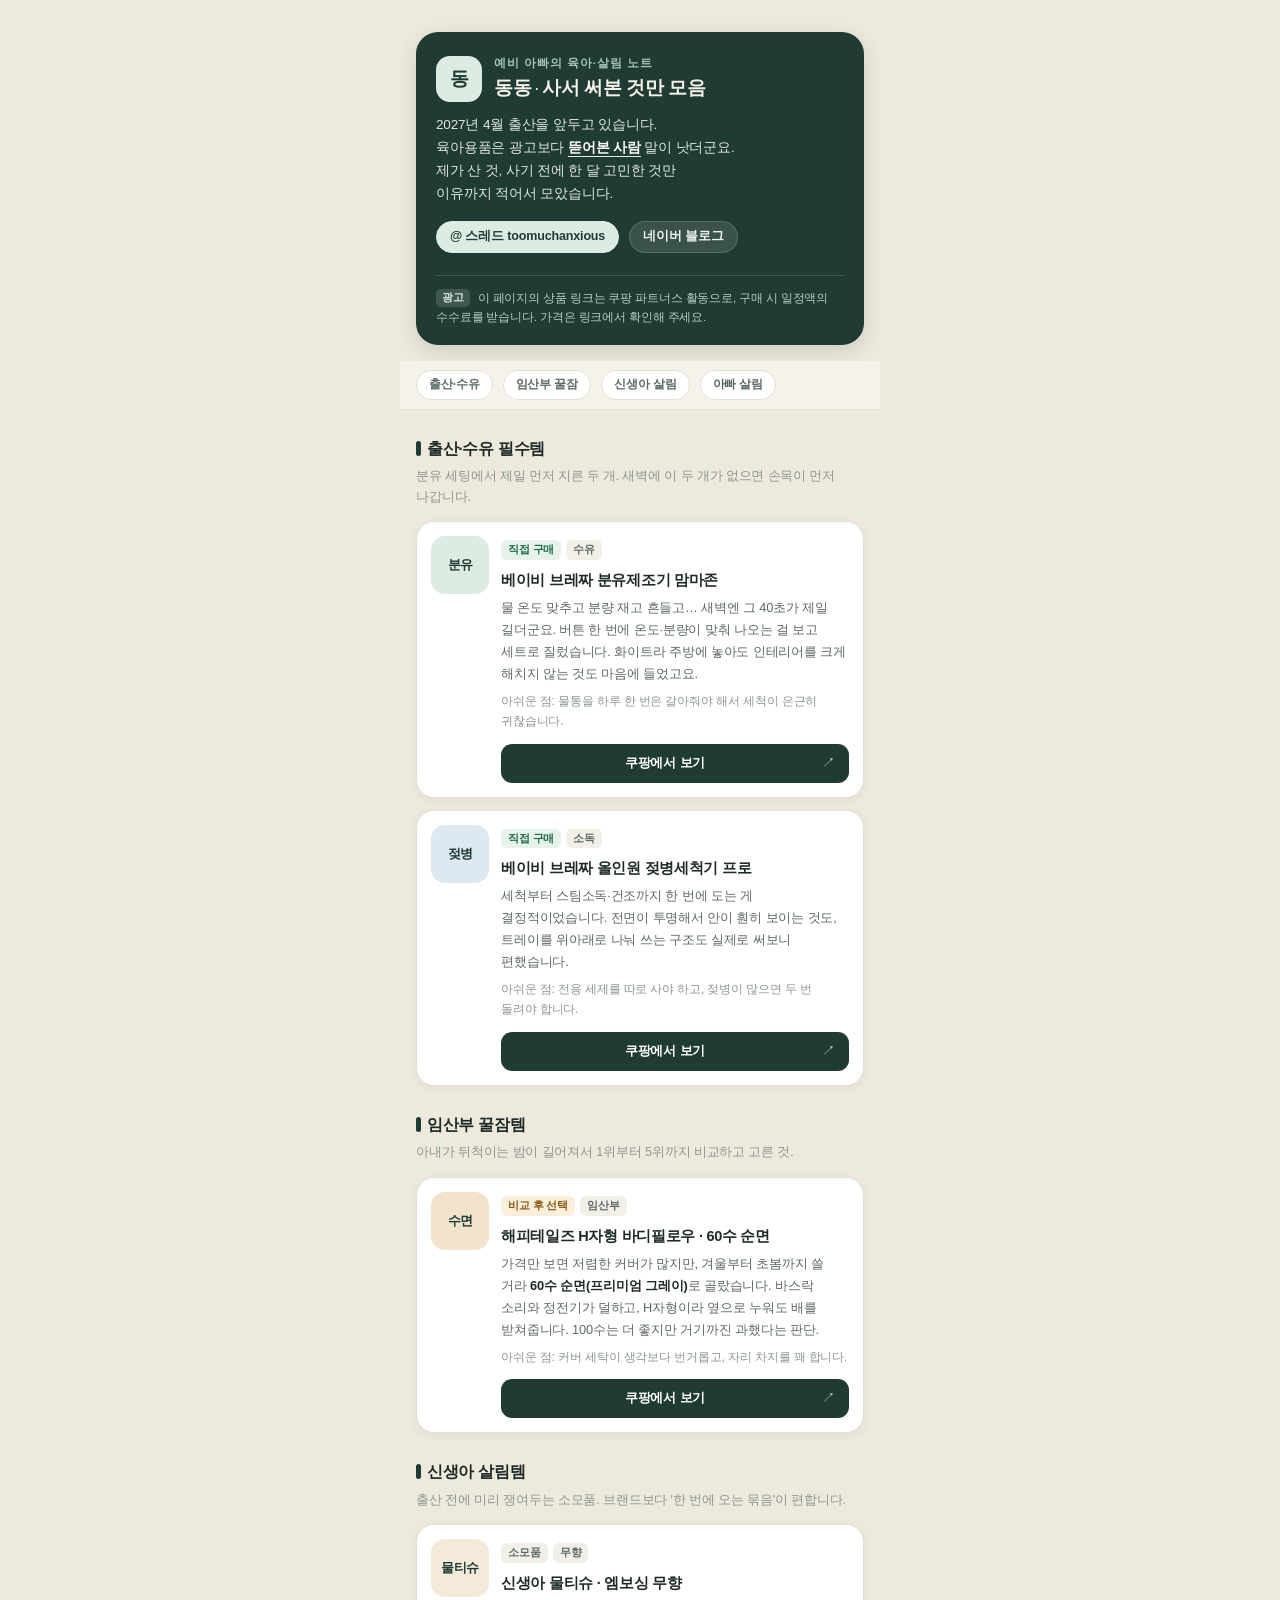
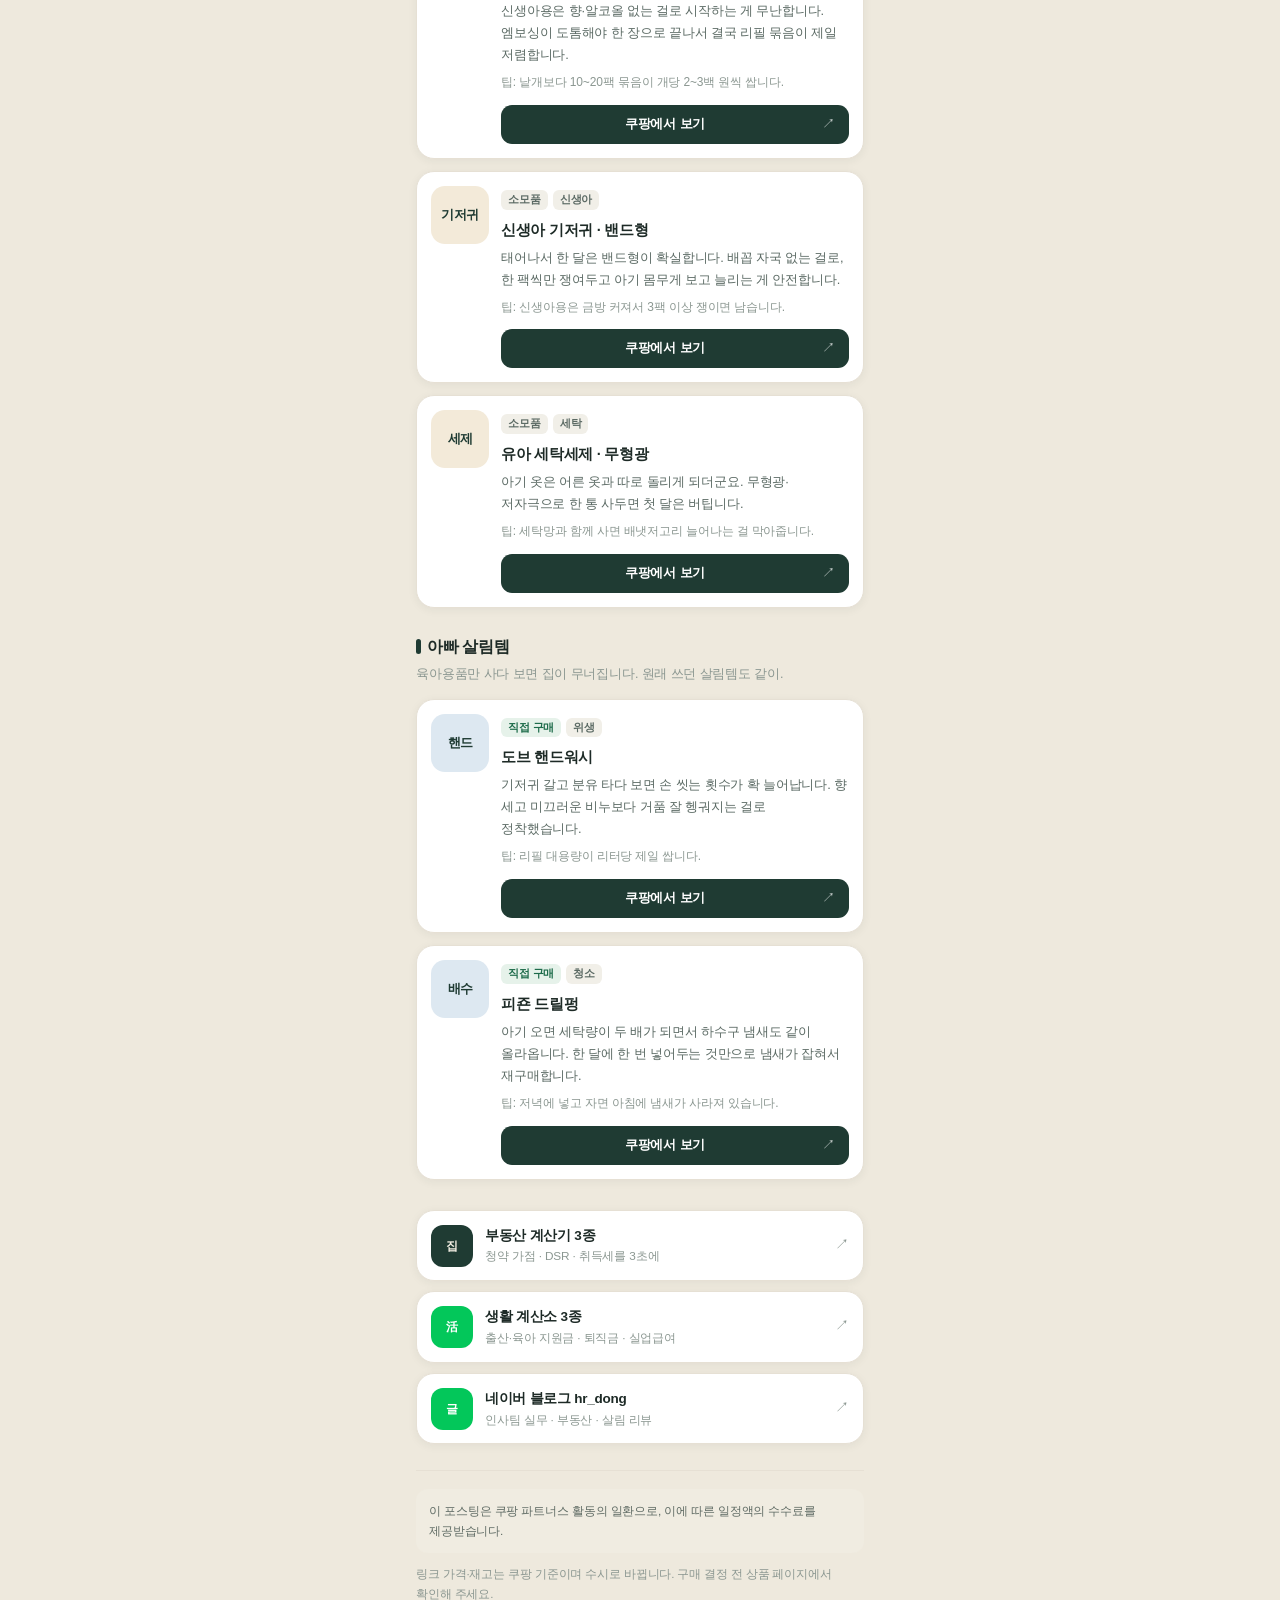
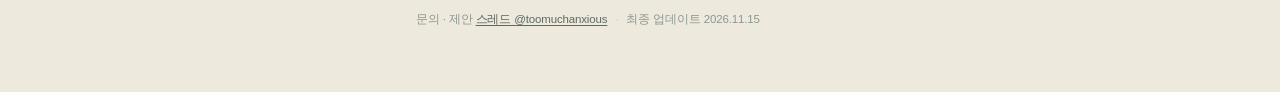
<file: links/index.html>
<!DOCTYPE html>
<html lang="ko">
<head>
<meta charset="utf-8">
<meta name="viewport" content="width=device-width, initial-scale=1, viewport-fit=cover">
<title>동동 · 예비 아빠의 육아·살림템 링크 모음</title>
<meta name="description" content="2027년 4월 출산을 앞둔 예비 아빠가 직접 사보고 고른 육아·살림템 링크 모음. 분유제조기, 젖병세척기, 임산부 바디필로우, 신생아 살림템까지 한 페이지에.">
<meta name="theme-color" content="#f6f3ec">
<meta property="og:type" content="website">
<meta property="og:title" content="동동 · 예비 아빠의 육아·살림템 링크 모음">
<meta property="og:description" content="직접 사서 써본 것 + 출산 전 진짜 고민해서 고른 것만 모은 육아·살림 링크 모음">
<link rel="icon" href="data:image/svg+xml,%3Csvg xmlns='http://www.w3.org/2000/svg' viewBox='0 0 64 64'%3E%3Crect width='64' height='64' rx='16' fill='%231f3b33'/%3E%3Ctext x='32' y='43' font-size='30' text-anchor='middle' fill='%23f6f3ec' font-family='sans-serif'%3E%EB%8F%99%3C/text%3E%3C/svg%3E">
<link rel="stylesheet" href="styles.css">
</head>
<body>

<!-- =====================================================================
     쿠팡 파트너스 단축링크 설정 (여기만 바꾸면 됩니다)
     · partners.coupang.com 에서 상품 검색 → [링크 생성] → 단축 URL 복사
     · 아래 "" 안에 https://link.coupang.com/... 주소를 붙여 넣으면
       해당 버튼이 바로 '쿠팡에서 보기'로 활성화됩니다.
     · links.json 이 같은 폴더에 있으면 그 값이 우선 적용됩니다(웹에 올렸을 때).
     ===================================================================== -->
<script>
window.LINKTREE = {
  updated: "2026-11-15",
  links: {
    babybrezza_formula:    "https://link.coupang.com/a/iGyq9ZPMYe",  /* 베이비 브레짜 분유제조기 맘마존 */
    babybrezza_sterilizer: "https://link.coupang.com/a/iGyt4Pq2MK",  /* 베이비 브레짜 올인원 젖병세척기 프로 */
    happytales_bodypillow: "https://link.coupang.com/a/iGyw0KziIS",  /* 해피테일즈 H자형 바디필로우 60수 순면 */
    baby_wipes:            "https://link.coupang.com/a/iGyzLHo6W4",  /* 신생아 물티슈 (엠보싱·무향) */
    diaper_band:           "https://link.coupang.com/a/iGyDVHdWTc",  /* 신생아 기저귀 밴드형 */
    baby_laundry:          "https://link.coupang.com/a/iGyHIXQM4y",  /* 유아 세탁세제 */
    dove_handwash:         "https://link.coupang.com/a/iGyKFGHnps",  /* 도브 핸드워시 */
    pigeon_drain:          "https://link.coupang.com/a/iGyNUCM9Nk"   /* 피죤 드릴펑 */
  }
};
</script>

<main class="wrap">

  <header class="hero">
    <div class="hero-top">
      <div class="avatar" aria-hidden="true">동</div>
      <div>
        <p class="eyebrow">예비 아빠의 육아·살림 노트</p>
        <h1>동동<span class="dot">·</span>사서 써본 것만 모음</h1>
      </div>
    </div>
    <p class="bio">
      2027년 4월 출산을 앞두고 있습니다.<br>
      육아용품은 광고보다 <strong>뜯어본 사람</strong> 말이 낫더군요.<br>
      제가 산 것, 사기 전에 한 달 고민한 것만<br>
      이유까지 적어서 모았습니다.
    </p>
    <div class="hero-links">
      <a class="chip chip-dark" href="https://www.threads.net/@toomuchanxious" target="_blank" rel="noopener">
        <span aria-hidden="true">@</span> 스레드 toomuchanxious
      </a>
      <a class="chip" href="https://blog.naver.com/hr_dong" target="_blank" rel="noopener">네이버 블로그</a>
    </div>
    <p class="notice">
      <span class="notice-mark">광고</span>
      이 페이지의 상품 링크는 쿠팡 파트너스 활동으로, 구매 시 일정액의 수수료를 받습니다. 가격은 링크에서 확인해 주세요.
    </p>
  </header>

  <nav class="jump" aria-label="카테고리 바로가기">
    <a href="#feeding">출산·수유</a>
    <a href="#sleep">임산부 꿀잠</a>
    <a href="#newborn">신생아 살림</a>
    <a href="#dad">아빠 살림</a>
  </nav>

  <section class="sec" id="feeding">
    <div class="sec-head">
      <h2>출산·수유 필수템</h2>
      <p>분유 세팅에서 제일 먼저 지른 두 개. 새벽에 이 두 개가 없으면 손목이 먼저 나갑니다.</p>
    </div>

    <article class="card">
      <div class="thumb tone-mint" aria-hidden="true"><span>분유</span></div>
      <div class="card-body">
        <p class="badges"><span class="badge live">직접 구매</span><span class="badge">수유</span></p>
        <h3>베이비 브레짜 분유제조기 맘마존</h3>
        <p class="why">물 온도 맞추고 분량 재고 흔들고… 새벽엔 그 <span class="nb">40초</span>가 제일 길더군요. 버튼 한 번에 온도·분량이 맞춰 나오는 걸 보고 세트로 질렀습니다. 화이트라 주방에 놓아도 인테리어를 크게 해치지 않는 것도 마음에 들었고요.</p>
        <p class="tip">아쉬운 점: 물통을 하루 한 번은 갈아줘야 해서 세척이 은근히 귀찮습니다.</p>
        <a class="cta is-pending" data-coupang="babybrezza_formula" href="#" aria-disabled="true" tabindex="-1">
          <span class="cta-label">링크 준비 중</span>
        </a>
      </div>
    </article>

    <article class="card">
      <div class="thumb tone-blue" aria-hidden="true"><span>젖병</span></div>
      <div class="card-body">
        <p class="badges"><span class="badge live">직접 구매</span><span class="badge">소독</span></p>
        <h3>베이비 브레짜 올인원 젖병세척기 프로</h3>
        <p class="why">세척부터 스팀소독·건조까지 한 번에 도는 게 결정적이었습니다. 전면이 투명해서 안이 훤히 보이는 것도, 트레이를 위아래로 나눠 쓰는 구조도 실제로 써보니 편했습니다.</p>
        <p class="tip">아쉬운 점: 전용 세제를 따로 사야 하고, 젖병이 많으면 두 번 돌려야 합니다.</p>
        <a class="cta is-pending" data-coupang="babybrezza_sterilizer" href="#" aria-disabled="true" tabindex="-1">
          <span class="cta-label">링크 준비 중</span>
        </a>
      </div>
    </article>
  </section>

  <section class="sec" id="sleep">
    <div class="sec-head">
      <h2>임산부 꿀잠템</h2>
      <p>아내가 뒤척이는 밤이 길어져서 1위부터 5위까지 비교하고 고른 것.</p>
    </div>

    <article class="card">
      <div class="thumb tone-sand" aria-hidden="true"><span>수면</span></div>
      <div class="card-body">
        <p class="badges"><span class="badge pick">비교 후 선택</span><span class="badge">임산부</span></p>
        <h3>해피테일즈 H자형 바디필로우 · 60수 순면</h3>
        <p class="why">가격만 보면 저렴한 커버가 많지만, 겨울부터 초봄까지 쓸 거라 <strong>60수 순면(프리미엄 그레이)</strong>로 골랐습니다. 바스락 소리와 정전기가 덜하고, H자형이라 옆으로 누워도 배를 받쳐줍니다. 100수는 더 좋지만 거기까진 과했다는 판단.</p>
        <p class="tip">아쉬운 점: 커버 세탁이 생각보다 번거롭고, 자리 차지를 꽤 합니다.</p>
        <a class="cta is-pending" data-coupang="happytales_bodypillow" href="#" aria-disabled="true" tabindex="-1">
          <span class="cta-label">링크 준비 중</span>
        </a>
      </div>
    </article>
  </section>

  <section class="sec" id="newborn">
    <div class="sec-head">
      <h2>신생아 살림템</h2>
      <p>출산 전에 미리 쟁여두는 소모품. 브랜드보다 '한 번에 오는 묶음'이 편합니다.</p>
    </div>

    <article class="card">
      <div class="thumb tone-cream" aria-hidden="true"><span>물티슈</span></div>
      <div class="card-body">
        <p class="badges"><span class="badge">소모품</span><span class="badge">무향</span></p>
        <h3>신생아 물티슈 · 엠보싱 무향</h3>
        <p class="why">신생아용은 향·알코올 없는 걸로 시작하는 게 무난합니다. 엠보싱이 도톰해야 한 장으로 끝나서 결국 리필 묶음이 제일 저렴합니다.</p>
        <p class="tip">팁: 낱개보다 <span class="nb">10~20팩</span> 묶음이 개당 <span class="nb">2~3백 원</span>씩 쌉니다.</p>
        <a class="cta is-pending" data-coupang="baby_wipes" href="#" aria-disabled="true" tabindex="-1">
          <span class="cta-label">링크 준비 중</span>
        </a>
      </div>
    </article>

    <article class="card">
      <div class="thumb tone-cream" aria-hidden="true"><span>기저귀</span></div>
      <div class="card-body">
        <p class="badges"><span class="badge">소모품</span><span class="badge">신생아</span></p>
        <h3>신생아 기저귀 · 밴드형</h3>
        <p class="why">태어나서 한 달은 밴드형이 확실합니다. 배꼽 자국 없는 걸로, 한 팩씩만 쟁여두고 아기 몸무게 보고 늘리는 게 안전합니다.</p>
        <p class="tip">팁: 신생아용은 금방 커져서 <span class="nb">3팩</span> 이상 쟁이면 남습니다.</p>
        <a class="cta is-pending" data-coupang="diaper_band" href="#" aria-disabled="true" tabindex="-1">
          <span class="cta-label">링크 준비 중</span>
        </a>
      </div>
    </article>

    <article class="card">
      <div class="thumb tone-cream" aria-hidden="true"><span>세제</span></div>
      <div class="card-body">
        <p class="badges"><span class="badge">소모품</span><span class="badge">세탁</span></p>
        <h3>유아 세탁세제 · 무형광</h3>
        <p class="why">아기 옷은 어른 옷과 따로 돌리게 되더군요. 무형광·저자극으로 한 통 사두면 첫 달은 버팁니다.</p>
        <p class="tip">팁: 세탁망과 함께 사면 배냇저고리 늘어나는 걸 막아줍니다.</p>
        <a class="cta is-pending" data-coupang="baby_laundry" href="#" aria-disabled="true" tabindex="-1">
          <span class="cta-label">링크 준비 중</span>
        </a>
      </div>
    </article>
  </section>

  <section class="sec" id="dad">
    <div class="sec-head">
      <h2>아빠 살림템</h2>
      <p>육아용품만 사다 보면 집이 무너집니다. 원래 쓰던 살림템도 같이.</p>
    </div>

    <article class="card">
      <div class="thumb tone-blue" aria-hidden="true"><span>핸드</span></div>
      <div class="card-body">
        <p class="badges"><span class="badge live">직접 구매</span><span class="badge">위생</span></p>
        <h3>도브 핸드워시</h3>
        <p class="why">기저귀 갈고 분유 타다 보면 손 씻는 횟수가 확 늘어납니다. 향 세고 미끄러운 비누보다 거품 잘 헹궈지는 걸로 정착했습니다.</p>
        <p class="tip">팁: 리필 대용량이 리터당 제일 쌉니다.</p>
        <a class="cta is-pending" data-coupang="dove_handwash" href="#" aria-disabled="true" tabindex="-1">
          <span class="cta-label">링크 준비 중</span>
        </a>
      </div>
    </article>

    <article class="card">
      <div class="thumb tone-blue" aria-hidden="true"><span>배수</span></div>
      <div class="card-body">
        <p class="badges"><span class="badge live">직접 구매</span><span class="badge">청소</span></p>
        <h3>피죤 드릴펑</h3>
        <p class="why">아기 오면 세탁량이 두 배가 되면서 하수구 냄새도 같이 올라옵니다. 한 달에 한 번 넣어두는 것만으로 냄새가 잡혀서 재구매합니다.</p>
        <p class="tip">팁: 저녁에 넣고 자면 아침에 냄새가 사라져 있습니다.</p>
        <a class="cta is-pending" data-coupang="pigeon_drain" href="#" aria-disabled="true" tabindex="-1">
          <span class="cta-label">링크 준비 중</span>
        </a>
      </div>
    </article>
  </section>

  <section class="banners" aria-label="다른 페이지">
    <a class="banner" href="https://sdn6517-cmd.github.io/budongsan-calc/" target="_blank" rel="noopener">
      <span class="banner-mark" aria-hidden="true">집</span>
      <span class="banner-text">
        <strong>부동산 계산기 3종</strong>
        <em>청약 가점 · DSR · 취득세를 3초에</em>
      </span>
      <span class="banner-go" aria-hidden="true">↗</span>
    </a>
    <a class="banner" href="https://sdn6517-cmd.github.io/life-hr-calc/" target="_blank" rel="noopener">
      <span class="banner-mark alt" aria-hidden="true">活</span>
      <span class="banner-text">
        <strong>생활 계산소 3종</strong>
        <em>출산·육아 지원금 · 퇴직금 · 실업급여</em>
      </span>
      <span class="banner-go" aria-hidden="true">↗</span>
    </a>
    <a class="banner" href="https://blog.naver.com/hr_dong" target="_blank" rel="noopener">
      <span class="banner-mark alt" aria-hidden="true">글</span>
      <span class="banner-text">
        <strong>네이버 블로그 hr_dong</strong>
        <em>인사팀 실무 · 부동산 · 살림 리뷰</em>
      </span>
      <span class="banner-go" aria-hidden="true">↗</span>
    </a>
  </section>

  <footer class="footer">
    <p class="disclosure">
      이 포스팅은 쿠팡 파트너스 활동의 일환으로, 이에 따른 일정액의 수수료를 제공받습니다.
    </p>
    <p class="foot-meta">
      링크 가격·재고는 쿠팡 기준이며 수시로 바뀝니다. 구매 결정 전 상품 페이지에서 확인해 주세요.
    </p>
    <p class="foot-meta">
      문의 · 제안 <a href="https://www.threads.net/@toomuchanxious" target="_blank" rel="noopener">스레드 @toomuchanxious</a>
      <span class="sep">·</span>
      최종 업데이트 <time datetime="2026-11-15">2026.11.15</time>
    </p>
  </footer>

</main>

<script src="app.js"></script>
</body>
</html>
</file>
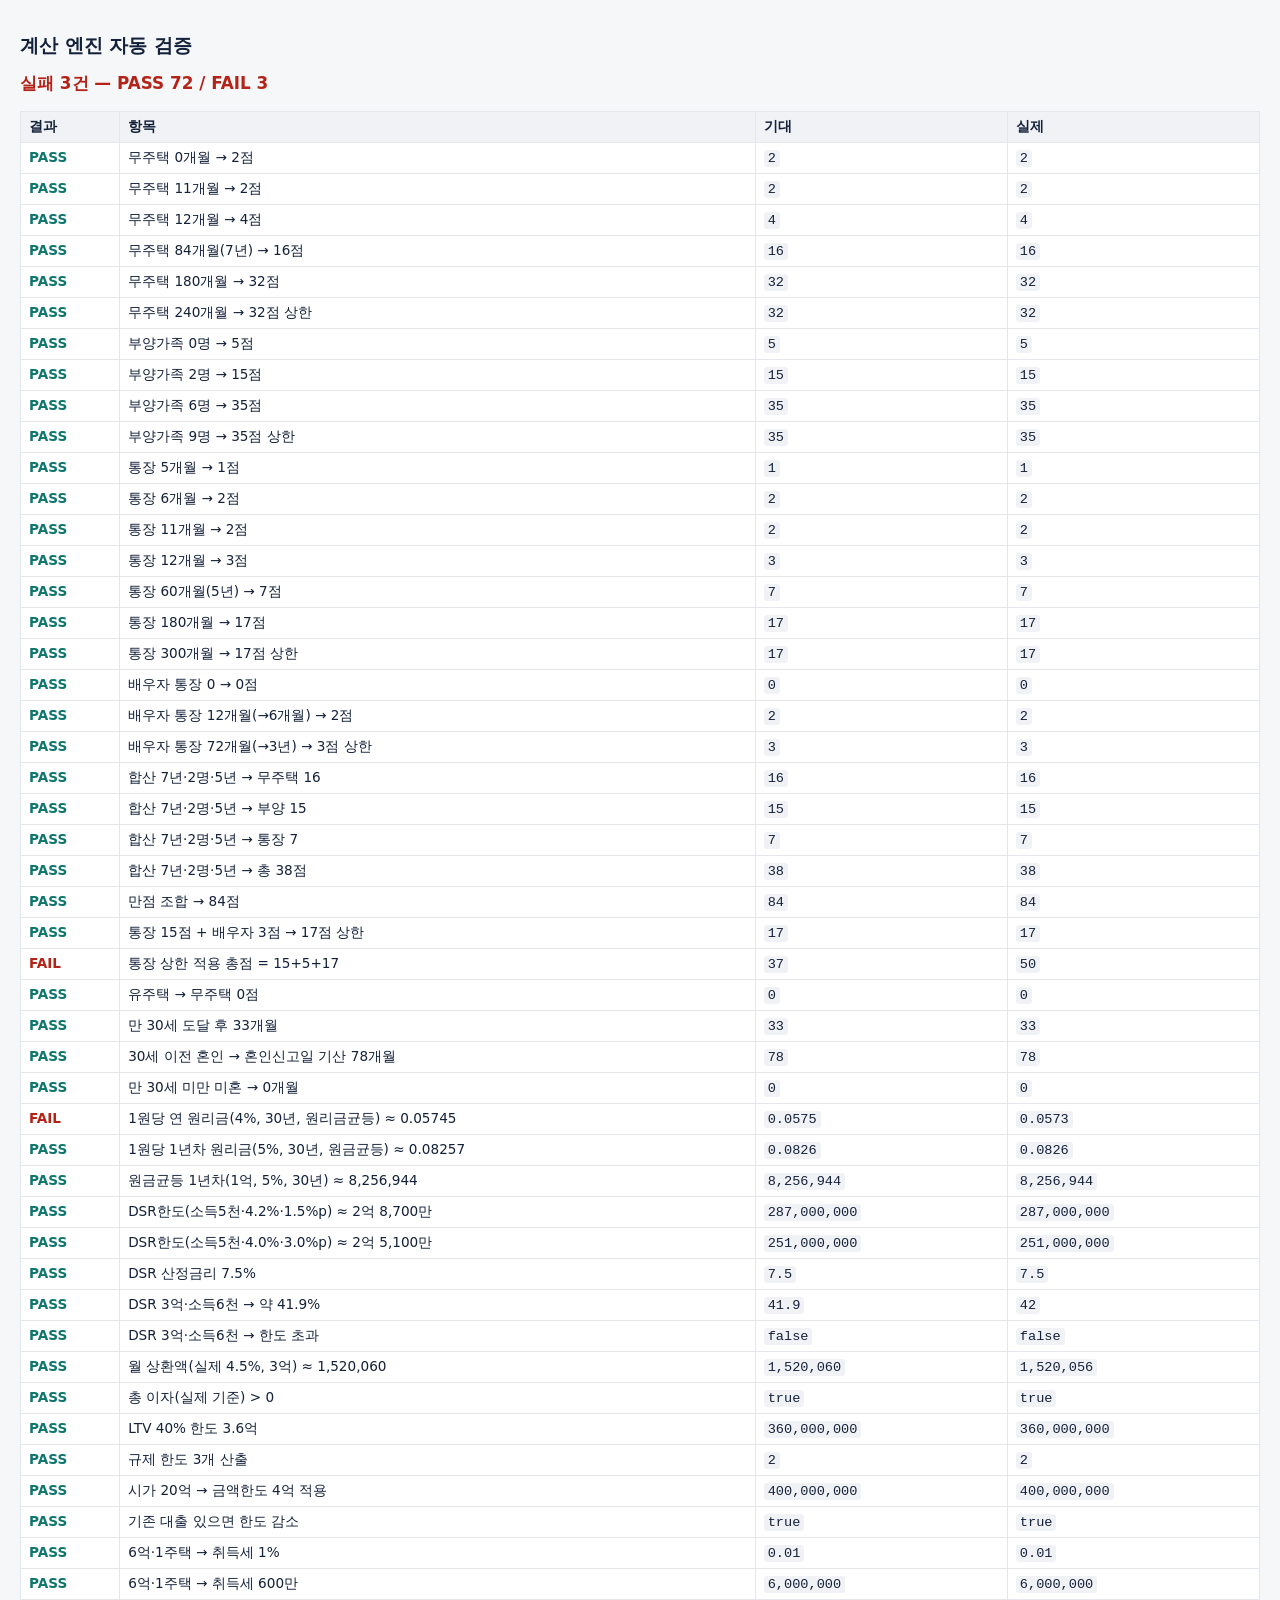
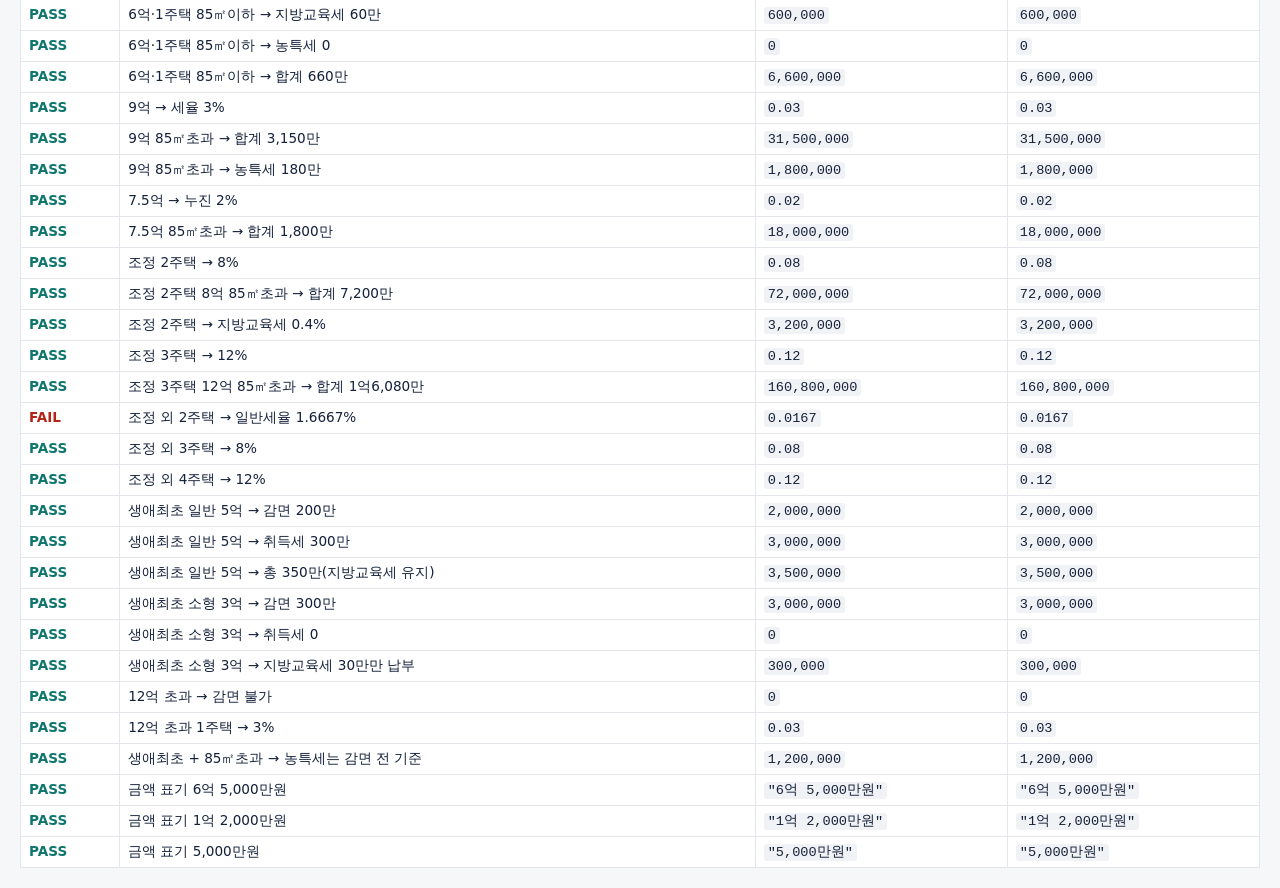
<file: tests/test.html>
<!DOCTYPE html>
<html lang="ko">
<head>
<meta charset="utf-8" />
<meta name="viewport" content="width=device-width, initial-scale=1" />
<title>계산 엔진 검증 · 부동산 계산소</title>
<style>
  body { font-family: -apple-system, system-ui, "Malgun Gothic", sans-serif; margin: 0; padding: 20px; background: #f6f7f9; color: #14213a; }
  h1 { font-size: 1.2rem; }
  .sum { font-size: 1.05rem; font-weight: 700; margin: 10px 0 16px; }
  .sum.ok { color: #0f766e; }
  .sum.fail { color: #b42318; }
  table { border-collapse: collapse; width: 100%; background: #fff; font-size: .85rem; }
  th, td { border: 1px solid #e3e7ec; padding: 6px 8px; text-align: left; vertical-align: top; }
  th { background: #f0f2f5; }
  tr.pass td:first-child { color: #0f766e; font-weight: 700; }
  tr.fail td:first-child { color: #b42318; font-weight: 700; }
  code { background: #f0f2f5; padding: 1px 4px; border-radius: 3px; }
</style>
</head>
<body>
<h1>계산 엔진 자동 검증</h1>
<div class="sum" id="sum">실행 중…</div>
<table>
  <thead>
    <tr><th>결과</th><th>항목</th><th>기대</th><th>실제</th></tr>
  </thead>
  <tbody id="rows"></tbody>
</table>

<script src="../app.js"></script>
<script>
(function () {
  var rows = document.getElementById('rows');
  var pass = 0, fail = 0;

  function fmt(v) {
    if (typeof v === 'number') {
      return (Math.abs(v) >= 1000) ? v.toLocaleString('en-US', { maximumFractionDigits: 0 }) : String(Math.round(v * 10000) / 10000);
    }
    return JSON.stringify(v);
  }

  function check(name, actual, expected, tol) {
    var ok;
    if (typeof expected === 'number' && typeof actual === 'number') {
      if (tol !== undefined) {
        ok = Math.abs(actual - expected) <= Math.abs(expected) * tol;
      } else {
        ok = Math.abs(actual - expected) < 1e-6;
      }
    } else {
      ok = actual === expected;
    }
    if (ok) pass++; else fail++;
    var tr = document.createElement('tr');
    tr.className = ok ? 'pass' : 'fail';
    tr.innerHTML = '<td>' + (ok ? 'PASS' : 'FAIL') + '</td><td>' + name + '</td><td><code>'
      + fmt(expected) + '</code></td><td><code>' + fmt(actual) + '</code></td>';
    rows.appendChild(tr);
    return ok;
  }

  var B = window.BDS;
  if (!B) {
    document.getElementById('sum').textContent = 'app.js 를 불러오지 못했습니다.';
    document.getElementById('sum').className = 'sum fail';
    return;
  }

  /* ---------------- 청약가점 ---------------- */
  check('무주택 0개월 → 2점', B.homelessScore(0), 2);
  check('무주택 11개월 → 2점', B.homelessScore(11), 2);
  check('무주택 12개월 → 4점', B.homelessScore(12), 4);
  check('무주택 84개월(7년) → 16점', B.homelessScore(84), 16);
  check('무주택 180개월 → 32점', B.homelessScore(180), 32);
  check('무주택 240개월 → 32점 상한', B.homelessScore(240), 32);

  check('부양가족 0명 → 5점', B.dependentScore(0), 5);
  check('부양가족 2명 → 15점', B.dependentScore(2), 15);
  check('부양가족 6명 → 35점', B.dependentScore(6), 35);
  check('부양가족 9명 → 35점 상한', B.dependentScore(9), 35);

  check('통장 5개월 → 1점', B.accountScore(5), 1);
  check('통장 6개월 → 2점', B.accountScore(6), 2);
  check('통장 11개월 → 2점', B.accountScore(11), 2);
  check('통장 12개월 → 3점', B.accountScore(12), 3);
  check('통장 60개월(5년) → 7점', B.accountScore(60), 7);
  check('통장 180개월 → 17점', B.accountScore(180), 17);
  check('통장 300개월 → 17점 상한', B.accountScore(300), 17);

  check('배우자 통장 0 → 0점', B.spousePoints(0), 0);
  check('배우자 통장 12개월(→6개월) → 2점', B.spousePoints(12), 2);
  check('배우자 통장 72개월(→3년) → 3점 상한', B.spousePoints(72), 3);

  var c1 = B.calcCheongyak({ ownMonths: 84, dependents: 2, accountMonths: 60 });
  check('합산 7년·2명·5년 → 무주택 16', c1.ownPts, 16);
  check('합산 7년·2명·5년 → 부양 15', c1.depPts, 15);
  check('합산 7년·2명·5년 → 통장 7', c1.accPts, 7);
  check('합산 7년·2명·5년 → 총 38점', c1.total, 38);

  var c2 = B.calcCheongyak({ ownMonths: 180, dependents: 6, accountMonths: 180 });
  check('만점 조합 → 84점', c2.total, 84);

  var c3 = B.calcCheongyak({ ownMonths: 156, dependents: 0, accountMonths: 156, spouseMonths: 72 });
  check('통장 15점 + 배우자 3점 → 17점 상한', c3.accPts, 17);
  check('통장 상한 적용 총점 = 15+5+17', c3.total, 37);

  var c4 = B.calcCheongyak({ ownMonths: 120, dependents: 1, accountMonths: 24, ownsHome: true });
  check('유주택 → 무주택 0점', c4.ownPts, 0);

  var h1 = B.homelessStart({ birth: '1994-02-05', today: '2026-11-14' });
  check('만 30세 도달 후 33개월', h1.months, 33);
  var h2 = B.homelessStart({ birth: '1994-02-05', marriage: '2020-05-10', today: '2026-11-14' });
  check('30세 이전 혼인 → 혼인신고일 기산 78개월', h2.months, 78);
  var h3 = B.homelessStart({ birth: '2000-01-01', today: '2026-11-14' });
  check('만 30세 미만 미혼 → 0개월', h3.months, 0);

  /* ---------------- DSR ---------------- */
  check('1원당 연 원리금(4%, 30년, 원리금균등) ≈ 0.05745',
    B.yearlyServicePerWon(4, 360, 'annuity'), 0.057456, 0.001);
  check('1원당 1년차 원리금(5%, 30년, 원금균등) ≈ 0.08257',
    B.yearlyServicePerWon(5, 360, 'equalPrincipal'), 0.082569, 0.001);
  check('원금균등 1년차(1억, 5%, 30년) ≈ 8,256,944',
    B.equalPrincipalFirstYear(1e8, 5, 360), 8256944, 0.001);

  // 금융위 발표 예시: 소득 5,000만·금리 4.2%·30년 원리금균등·스트레스 1.5% → 약 2억 8,700만
  var d1 = B.calcDsr({
    income: 50000000, rate: 4.2, years: 30, method: 'annuity',
    stress: 1.5, limitPct: 40, desired: 300000000
  });
  check('DSR한도(소득5천·4.2%·1.5%p) ≈ 2억 8,700만', Math.round(d1.dsrLimit / 1e6) * 1e6, 287000000, 0.01);

  // 금융위 10·15 대책 예시: 소득 5,000만·금리 4.0%·30년·변동형 3.0%p → 약 2억 5,100만
  var d2 = B.calcDsr({
    income: 50000000, rate: 4.0, years: 30, method: 'annuity',
    stress: 3.0, limitPct: 40, desired: 300000000
  });
  check('DSR한도(소득5천·4.0%·3.0%p) ≈ 2억 5,100만', Math.round(d2.dsrLimit / 1e6) * 1e6, 251000000, 0.01);

  var d3 = B.calcDsr({
    income: 60000000, rate: 4.5, years: 30, method: 'annuity',
    stress: 3.0, limitPct: 40, desired: 300000000
  });
  check('DSR 산정금리 7.5%', Math.round(d3.checkedRate * 100) / 100, 7.5, 1e-9);
  check('DSR 3억·소득6천 → 약 41.9%', Math.round(d3.dsrStressed * 10) / 10, 41.9, 0.02);
  check('DSR 3억·소득6천 → 한도 초과', d3.withinLimit, false);
  check('월 상환액(실제 4.5%, 3억) ≈ 1,520,060', Math.round(d3.monthlyActual), 1520060, 0.01);
  check('총 이자(실제 기준) > 0', d3.totalInterest > 0, true);

  var d4 = B.calcDsr({
    income: 80000000, rate: 4.5, years: 30, method: 'annuity',
    stress: 3.0, limitPct: 40, desired: 300000000, housePrice: 900000000, area: 'metro'
  });
  check('LTV 40% 한도 3.6억', d4.finalLimit, 360000000);
  check('규제 한도 3개 산출', d4.caps.length, 2);

  var d5 = B.calcDsr({
    income: 200000000, rate: 4.0, years: 40, method: 'annuity',
    stress: 3.0, limitPct: 40, desired: 600000000, housePrice: 2000000000, area: 'metro'
  });
  check('시가 20억 → 금액한도 4억 적용', d5.finalLimit, 400000000);

  var d6 = B.calcDsr({
    income: 50000000, rate: 5, years: 30, method: 'annuity',
    stress: 0.75, limitPct: 40, desired: 0, existingAnnual: 6000000
  });
  check('기존 대출 있으면 한도 감소', d6.dsrLimit < d1.dsrLimit, true);

  /* ---------------- 취득세 ---------------- */
  var a1 = B.calcAcqTax({ price: 600000000, houses: 1, over85: false });
  check('6억·1주택 → 취득세 1%', a1.rate, 0.01);
  check('6억·1주택 → 취득세 600만', a1.acq, 6000000);
  check('6억·1주택 85㎡이하 → 지방교육세 60만', a1.edu, 600000);
  check('6억·1주택 85㎡이하 → 농특세 0', a1.farm, 0);
  check('6억·1주택 85㎡이하 → 합계 660만', a1.total, 6600000);

  var a2 = B.calcAcqTax({ price: 900000000, houses: 1, over85: true });
  check('9억 → 세율 3%', a2.rate, 0.03);
  check('9억 85㎡초과 → 합계 3,150만', a2.total, 31500000);
  check('9억 85㎡초과 → 농특세 180만', a2.farm, 1800000);

  var a3 = B.calcAcqTax({ price: 750000000, houses: 1, over85: true });
  check('7.5억 → 누진 2%', a3.rate, 0.02);
  check('7.5억 85㎡초과 → 합계 1,800만', a3.total, 18000000);

  var a4 = B.calcAcqTax({ price: 800000000, houses: 2, adjusted: true, over85: true });
  check('조정 2주택 → 8%', a4.rate, 0.08);
  check('조정 2주택 8억 85㎡초과 → 합계 7,200만', a4.total, 72000000);
  check('조정 2주택 → 지방교육세 0.4%', a4.edu, 3200000);

  var a5 = B.calcAcqTax({ price: 1200000000, houses: 3, adjusted: true, over85: true });
  check('조정 3주택 → 12%', a5.rate, 0.12);
  check('조정 3주택 12억 85㎡초과 → 합계 1억6,080만', a5.total, 160800000);

  var a6 = B.calcAcqTax({ price: 700000000, houses: 2, adjusted: false, over85: false });
  check('조정 외 2주택 → 일반세율 1.6667%', a6.rate, 0.016667, 0.001);
  check('조정 외 3주택 → 8%', B.calcAcqTax({ price: 700000000, houses: 3, adjusted: false }).rate, 0.08);
  check('조정 외 4주택 → 12%', B.calcAcqTax({ price: 700000000, houses: 4, adjusted: false }).rate, 0.12);

  var a7 = B.calcAcqTax({ price: 500000000, houses: 1, firstHome: 'general' });
  check('생애최초 일반 5억 → 감면 200만', a7.relief, 2000000);
  check('생애최초 일반 5억 → 취득세 300만', a7.acq, 3000000);
  check('생애최초 일반 5억 → 총 350만(지방교육세 유지)', a7.total, 3500000);

  var a8 = B.calcAcqTax({ price: 300000000, houses: 1, firstHome: 'small' });
  check('생애최초 소형 3억 → 감면 300만', a8.relief, 3000000);
  check('생애최초 소형 3억 → 취득세 0', a8.acq, 0);
  check('생애최초 소형 3억 → 지방교육세 30만만 납부', a8.total, 300000);

  var a9 = B.calcAcqTax({ price: 1300000000, houses: 1, firstHome: 'general' });
  check('12억 초과 → 감면 불가', a9.relief, 0);
  check('12억 초과 1주택 → 3%', a9.rate, 0.03);

  var a10 = B.calcAcqTax({ price: 600000000, houses: 1, firstHome: 'general', over85: true });
  check('생애최초 + 85㎡초과 → 농특세는 감면 전 기준', a10.farm, 1200000);

  /* ---------------- 표기 ---------------- */
  check('금액 표기 6억 5,000만원', B.koreanWon(650000000), '6억 5,000만원');
  check('금액 표기 1억 2,000만원', B.koreanWon(120000000), '1억 2,000만원');
  check('금액 표기 5,000만원', B.koreanWon(50000000), '5,000만원');

  var sum = document.getElementById('sum');
  sum.textContent = (fail === 0 ? '전체 통과 — ' : '실패 ' + fail + '건 — ') + 'PASS ' + pass + ' / FAIL ' + fail;
  sum.className = 'sum ' + (fail === 0 ? 'ok' : 'fail');
  document.title = (fail === 0 ? 'OK ' : 'FAIL ') + pass + '/' + (pass + fail);
})();
</script>
</body>
</html>
</file>
<file: links/styles.css>
/* 동동 · 예비 아빠 육아·살림템 링크 모음 — mobile first
   레이아웃은 flexbox 없이 float/absolute 로 짜서 구형 렌더러에서도 동일하게 보이게 했습니다. */
:root{
  --bg:#f6f3ec;
  --paper:#ffffff;
  --ink:#1d2a26;
  --ink-soft:#5b6a64;
  --ink-mute:#8b9791;
  --line:#e6e0d4;
  --deep:#1f3b33;
  --deep-soft:#2c5147;
  --mint:#dcece3;
  --sand:#f2e3cd;
  --blue:#dde8f1;
  --cream:#f3ead9;
  --radius:18px;
  --shadow:0 2px 10px rgba(31,59,51,.06);
}

*{box-sizing:border-box}
html{-webkit-text-size-adjust:100%}
body{
  margin:0;
  background:var(--bg);
  color:var(--ink);
  font-family:"Pretendard","Apple SD Gothic Neo","Noto Sans KR","Noto Sans CJK KR","Malgun Gothic","Segoe UI",sans-serif;
  font-size:15px;
  line-height:1.62;
  letter-spacing:-0.01em;
  word-break:keep-all;
  overflow-wrap:break-word;
  -webkit-font-smoothing:antialiased;
}

.wrap{
  width:100%;
  max-width:480px;
  margin:0 auto;
  padding:20px 16px 28px;
}

/* ---------- hero ---------- */
.hero{
  background:var(--deep);
  color:#f4f1e8;
  border-radius:22px;
  padding:22px 20px 18px;
  box-shadow:0 6px 20px rgba(31,59,51,.16);
  overflow:hidden;
}
.avatar{
  float:left;
  width:46px;height:46px;
  margin:2px 12px 6px 0;
  border-radius:14px;
  background:var(--mint);
  color:var(--deep);
  font-weight:800;
  font-size:19px;
  line-height:46px;
  text-align:center;
}
.eyebrow{
  margin:0 0 2px;
  font-size:11.5px;
  letter-spacing:.08em;
  color:#a8c4ba;
  font-weight:600;
}
.hero h1{
  margin:0;
  font-size:18.5px;
  line-height:1.4;
  letter-spacing:-0.02em;
  font-weight:800;
}
.hero h1 .dot{color:var(--mint);margin:0 3px;font-weight:400}
.bio{
  clear:both;
  margin:12px 0 0;
  font-size:13.5px;
  line-height:1.72;
  color:#dfe7e2;
}
.bio strong{color:#fff;font-weight:700;border-bottom:1.5px solid var(--mint);padding-bottom:1px}

.hero-links{margin:16px 0 0}
.chip{
  display:inline-block;
  margin:0 6px 6px 0;
  padding:8px 13px;
  border-radius:999px;
  font-size:12.5px;
  line-height:1.1;
  font-weight:600;
  white-space:nowrap;
  text-decoration:none;
  color:#eef3f0;
  background:rgba(255,255,255,.12);
  border:1px solid rgba(255,255,255,.16);
}
.chip-dark{background:var(--mint);color:var(--deep);border-color:var(--mint)}

.notice{
  margin:16px 0 0;
  padding-top:13px;
  border-top:1px solid rgba(255,255,255,.14);
  font-size:11.5px;
  line-height:1.65;
  color:#b9cdc4;
}
.notice-mark{
  display:inline-block;
  margin-right:5px;
  padding:1px 6px;
  border-radius:5px;
  background:rgba(255,255,255,.14);
  color:#dfeae4;
  font-size:10.5px;
  font-weight:700;
  line-height:1.5;
  vertical-align:1px;
  white-space:nowrap;
}

/* ---------- jump nav ---------- */
.jump{
  margin:16px -16px 0;
  padding:9px 16px;
  overflow-x:auto;
  white-space:nowrap;
  background:rgba(246,243,236,.94);
  border-bottom:1px solid var(--line);
  scrollbar-width:none;
}
.jump::-webkit-scrollbar{display:none}
.jump a{
  display:inline-block;
  margin-right:6px;
  padding:6px 12px;
  border-radius:999px;
  border:1px solid var(--line);
  background:var(--paper);
  color:var(--ink-soft);
  font-size:12px;
  line-height:1.3;
  font-weight:600;
  text-decoration:none;
  white-space:nowrap;
}

/* ---------- sections ---------- */
.sec{margin-top:28px}
.sec-head h2{
  margin:0;
  padding-left:11px;
  position:relative;
  font-size:16px;
  line-height:1.4;
  font-weight:800;
  letter-spacing:-0.02em;
}
.sec-head h2::before{
  content:"";
  position:absolute;
  left:0;top:3px;
  width:5px;height:15px;
  border-radius:3px;
  background:var(--deep);
}
.sec-head p{
  margin:6px 0 14px;
  font-size:12.5px;
  color:var(--ink-mute);
  line-height:1.65;
}

/* ---------- card ---------- */
.card{
  position:relative;
  background:var(--paper);
  border:1px solid var(--line);
  border-radius:var(--radius);
  padding:14px 14px 14px 84px;
  box-shadow:var(--shadow);
  margin-bottom:12px;
  min-height:86px;
}
.thumb{
  position:absolute;
  left:14px;top:14px;
  width:58px;height:58px;
  border-radius:14px;
  text-align:center;
  line-height:58px;
  font-size:13px;
  font-weight:800;
  letter-spacing:-0.04em;
  color:var(--deep);
  white-space:nowrap;
  overflow:hidden;
}
.tone-mint{background:var(--mint)}
.tone-sand{background:var(--sand)}
.tone-blue{background:var(--blue)}
.tone-cream{background:var(--cream)}

.badges{margin:0 0 6px}
.badge{
  display:inline-block;
  margin:0 5px 4px 0;
  padding:2px 7px;
  border-radius:6px;
  font-size:10.5px;
  line-height:1.5;
  font-weight:700;
  letter-spacing:-0.01em;
  white-space:nowrap;
  background:#f1efe8;
  color:var(--ink-soft);
}
.badge.live{background:#e6f2ea;color:#1d6b4a}
.badge.pick{background:#fbeedb;color:#8a5a12}

.card h3{
  margin:0 0 6px;
  font-size:14.5px;
  font-weight:800;
  line-height:1.45;
  letter-spacing:-0.02em;
}
.why{
  margin:0;
  font-size:12.8px;
  line-height:1.72;
  color:var(--ink-soft);
}
.why strong{color:var(--ink);font-weight:700}
.nb{white-space:nowrap}
.tip{
  margin:7px 0 0;
  font-size:12px;
  line-height:1.65;
  color:var(--ink-mute);
}

/* ---------- CTA ---------- */
.cta{
  display:block;
  position:relative;
  margin-top:12px;
  padding:11px 34px 11px 14px;
  border-radius:11px;
  background:var(--deep);
  color:#fff;
  font-size:13px;
  line-height:1.3;
  font-weight:700;
  text-align:center;
  text-decoration:none;
}
.cta-label{white-space:nowrap}
.cta::after{
  content:"↗";
  position:absolute;
  right:14px;top:11px;
  font-weight:400;
  opacity:.75;
}
.cta.is-pending{
  background:#eeece5;
  color:#9aa39d;
  pointer-events:none;
}
.cta.is-pending::after{content:"·";opacity:.5}

/* ---------- banners ---------- */
.banners{margin-top:30px}
.banner{
  display:block;
  position:relative;
  margin-bottom:10px;
  padding:14px 34px 14px 68px;
  min-height:70px;
  border-radius:var(--radius);
  background:var(--paper);
  border:1px solid var(--line);
  text-decoration:none;
  color:var(--ink);
  box-shadow:var(--shadow);
}
.banner-mark{
  position:absolute;
  left:14px;top:14px;
  width:42px;height:42px;
  border-radius:12px;
  background:var(--deep);
  color:#f3efe4;
  text-align:center;
  line-height:42px;
  font-size:12px;
  font-weight:800;
}
.banner-mark.alt{background:#03c75a;color:#fff}
.banner-text strong{display:block;font-size:13.5px;font-weight:800;letter-spacing:-0.02em}
.banner-text em{display:block;font-style:normal;font-size:11.8px;line-height:1.5;color:var(--ink-mute);margin-top:2px}
.banner-go{position:absolute;right:14px;top:22px;color:var(--ink-mute);font-size:14px}

/* ---------- footer ---------- */
.footer{margin-top:26px;padding-top:18px;border-top:1px solid var(--line)}
.disclosure{
  margin:0 0 12px;
  padding:12px 13px;
  border-radius:12px;
  background:#f0ece1;
  font-size:11.8px;
  line-height:1.7;
  color:#5f6b64;
}
.foot-meta{
  margin:0 0 6px;
  font-size:11.5px;
  line-height:1.7;
  color:var(--ink-mute);
}
.foot-meta a{color:var(--ink-soft);text-decoration:underline;text-underline-offset:2px}
.sep{margin:0 5px;color:#c6cdc8}

/* ---------- desktop ---------- */
@media (min-width:560px){
  body{background:#eee9dd}
  .wrap{max-width:480px;padding-top:32px;padding-bottom:56px}
  .jump{margin-left:-16px;margin-right:-16px}
}
</file>
